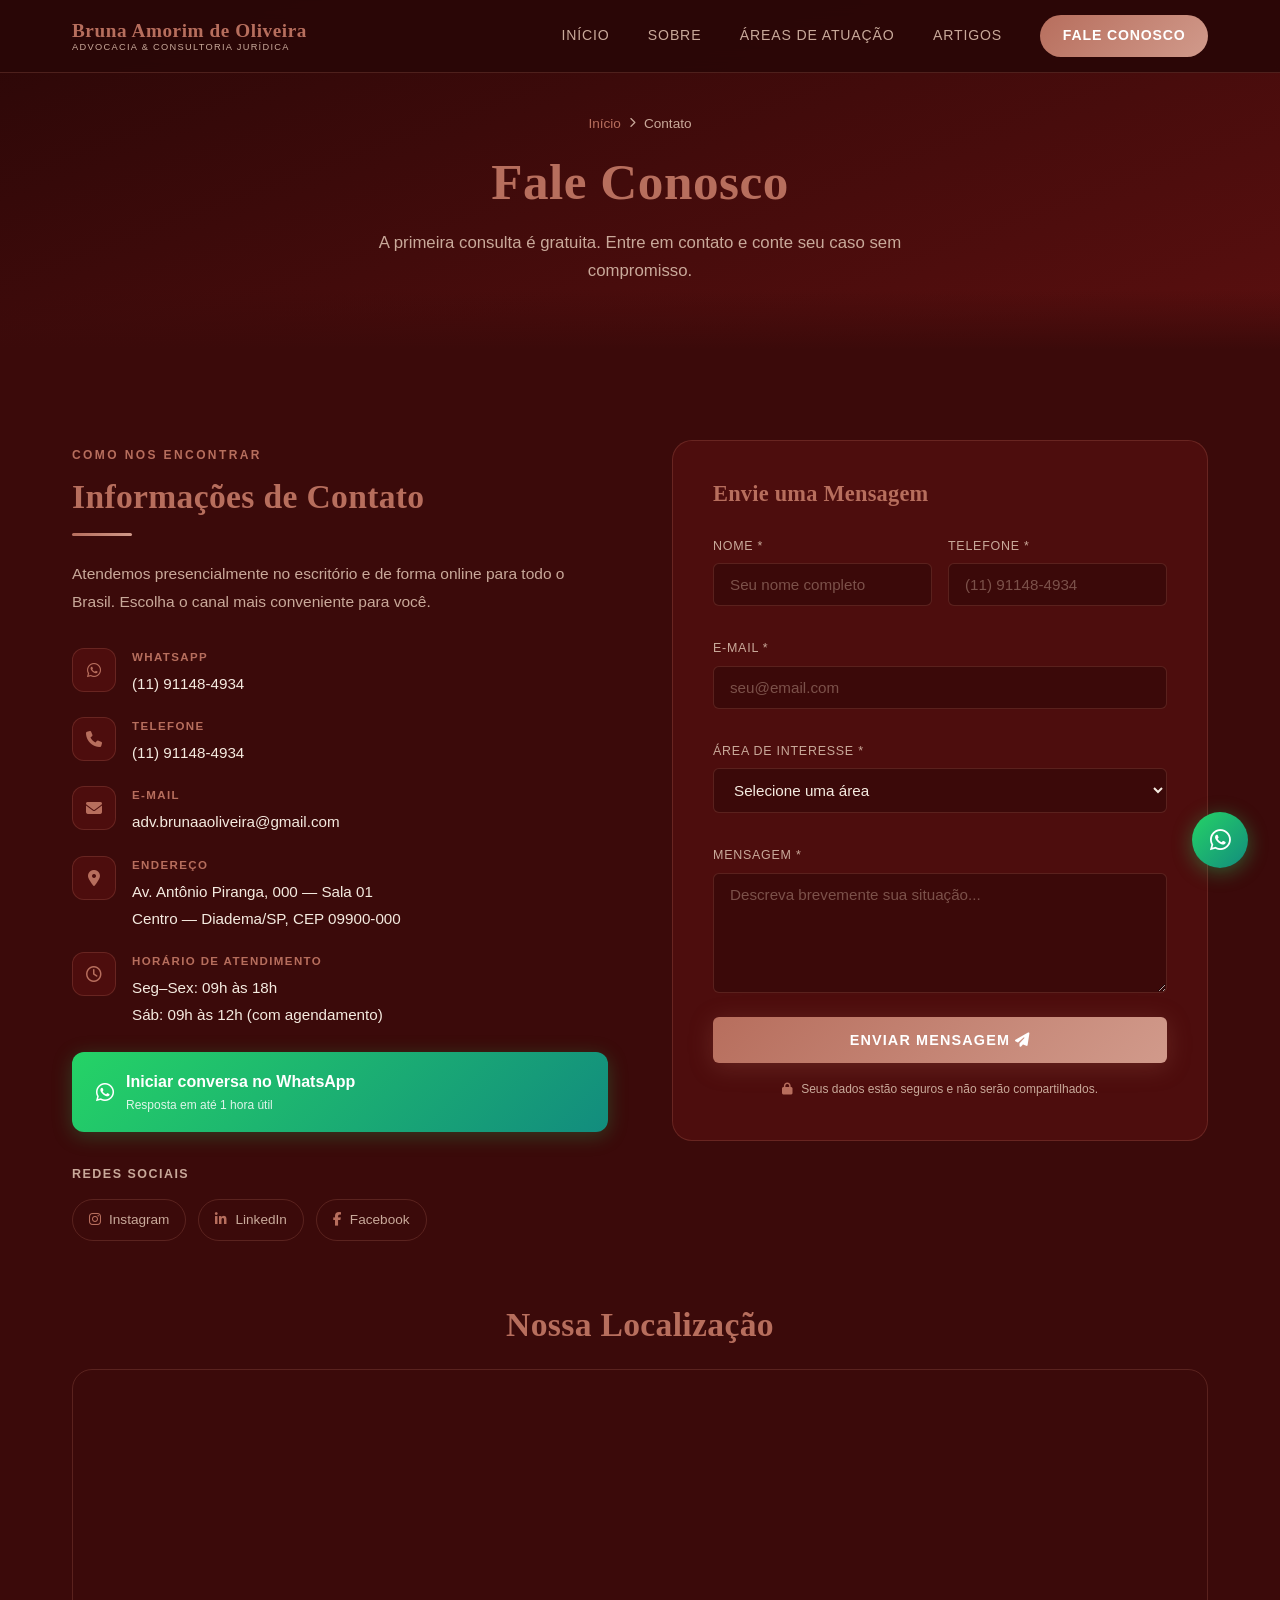
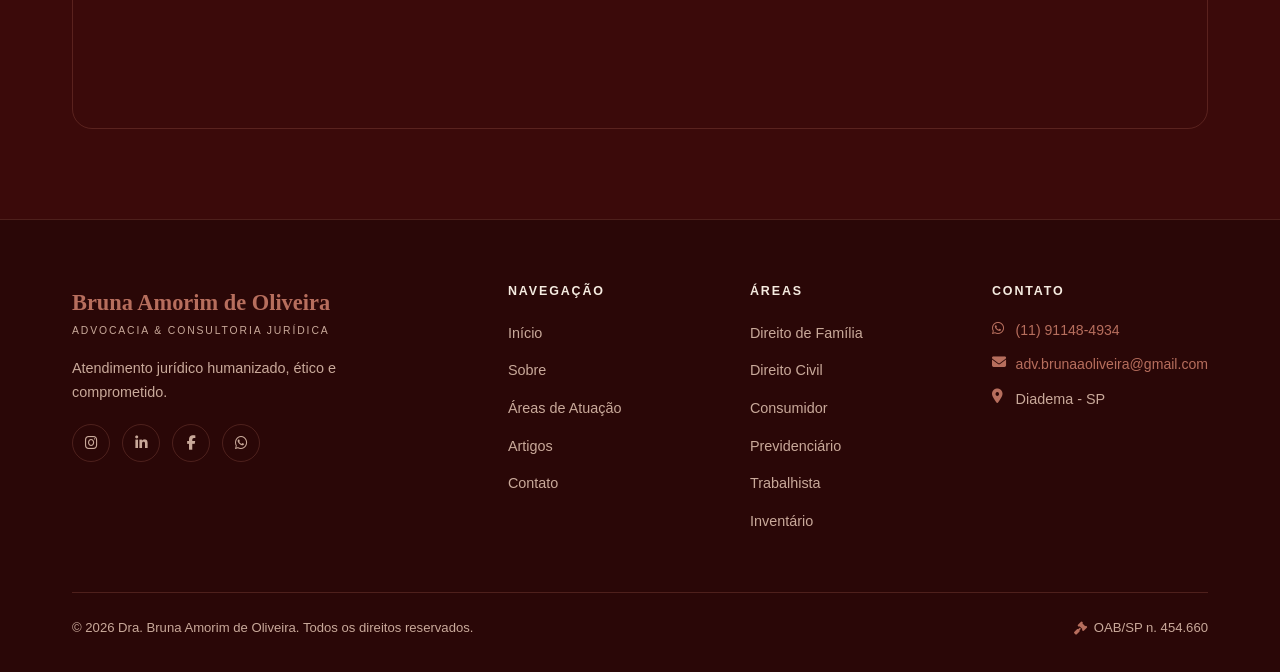
<file: contato.html>
<!DOCTYPE html>
<html lang="pt-BR">
<head>
    <meta charset="UTF-8">
    <meta name="viewport" content="width=device-width, initial-scale=1.0">

    <title>Contato | Dra. Bruna Amorim de Oliveira — Advogada</title>
    <meta name="description" content="Entre em contato com a Dra. Bruna Amorim. WhatsApp, formulário online ou presencialmente. A primeira consulta é gratuita.">

    <link rel="icon" type="image/svg+xml" href="assets/images/brand/favicon.svg">
    <link rel="stylesheet" href="https://cdnjs.cloudflare.com/ajax/libs/font-awesome/6.5.0/css/all.min.css">
    <link rel="stylesheet" href="assets/css/theme.css">
    <link rel="stylesheet" href="assets/css/style.css">
    <link rel="stylesheet" href="assets/css/components/contact.css">
    <link rel="stylesheet" href="assets/css/components/animations.css">
</head>
<body>

    <!-- HEADER -->
    <header>
        <div class="nav-overlay"></div>
        <div class="nav-container">
            <a href="index.html" class="nav-logo">
                <span class="logo-name">Bruna Amorim de Oliveira</span>
                <span class="logo-sub">Advocacia &amp; Consultoria Jurídica</span>
            </a>
            <nav class="nav-links" aria-label="Navegação principal">
                <a href="index.html">Início</a>
                <a href="sobre.html">Sobre</a>
                <a href="areas.html">Áreas de Atuação</a>
                <a href="artigos.html">Artigos</a>
                <a href="contato.html" class="nav-cta active">Fale Conosco</a>
            </nav>
            <button class="hamburger" aria-label="Abrir menu" aria-expanded="false" aria-controls="nav-links">
                <span></span><span></span><span></span>
            </button>
        </div>
    </header>

    <!-- HERO INTERNO -->
    <div class="page-hero">
        <div class="breadcrumb">
            <a href="index.html">Início</a>
            <i class="fa-solid fa-chevron-right" style="font-size:.65rem;"></i>
            <span>Contato</span>
        </div>
        <h1>Fale Conosco</h1>
        <p>A primeira consulta é gratuita. Entre em contato e conte seu caso sem compromisso.</p>
    </div>

    <!-- ═══════════════════════════════════════
         CONTATO PRINCIPAL
    ═══════════════════════════════════════ -->
    <section class="section" aria-label="Informações de contato e formulário">
        <div class="container">
            <div class="contact-grid">

                <!-- ── Info ── -->
                <div class="contact-info reveal">
                    <span class="section-label">Como nos encontrar</span>
                    <h3>Informações de Contato</h3>
                    <div class="divider divider-left"></div>
                    <p>
                        Atendemos presencialmente no escritório e de forma online
                        para todo o Brasil. Escolha o canal mais conveniente para você.
                    </p>

                    <div class="contact-items">
                        <div class="contact-item">
                            <div class="contact-item-icon">
                                <i class="fa-brands fa-whatsapp"></i>
                            </div>
                            <div class="contact-item-text">
                                <div class="label">WhatsApp</div>
                                <a href="https://wa.me/5511911484934" target="_blank" rel="noopener" class="value">
                                    (11) 91148-4934
                                </a>
                            </div>
                        </div>

                        <div class="contact-item">
                            <div class="contact-item-icon">
                                <i class="fa-solid fa-phone"></i>
                            </div>
                            <div class="contact-item-text">
                                <div class="label">Telefone</div>
                                <a href="tel:+5511911484934" class="value">(11) 91148-4934</a>
                            </div>
                        </div>

                        <div class="contact-item">
                            <div class="contact-item-icon">
                                <i class="fa-solid fa-envelope"></i>
                            </div>
                            <div class="contact-item-text">
                                <div class="label">E-mail</div>
                                <a href="mailto:adv.brunaaoliveira@gmail.com" class="value">
                                    adv.brunaaoliveira@gmail.com
                                </a>
                            </div>
                        </div>

                        <div class="contact-item">
                            <div class="contact-item-icon">
                                <i class="fa-solid fa-location-dot"></i>
                            </div>
                            <div class="contact-item-text">
                                <div class="label">Endereço</div>
                                <span class="value">
                                    Av. Antônio Piranga, 000 — Sala 01<br>
                                    Centro — Diadema/SP, CEP 09900-000
                                </span>
                            </div>
                        </div>

                        <div class="contact-item">
                            <div class="contact-item-icon">
                                <i class="fa-regular fa-clock"></i>
                            </div>
                            <div class="contact-item-text">
                                <div class="label">Horário de Atendimento</div>
                                <span class="value">
                                    Seg–Sex: 09h às 18h<br>
                                    Sáb: 09h às 12h (com agendamento)
                                </span>
                            </div>
                        </div>
                    </div>

                    <a href="https://wa.me/5511911484934?text=Olá%2C%20Dra.%20Bruna!%20Gostaria%20de%20agendar%20uma%20consulta."
                       target="_blank" rel="noopener"
                       class="contact-whatsapp-btn">
                        <i class="fa-brands fa-whatsapp"></i>
                        <div>
                            <div>Iniciar conversa no WhatsApp</div>
                            <div class="wa-label">Resposta em até 1 hora útil</div>
                        </div>
                    </a>

                    <!-- Redes Sociais -->
                    <div style="margin-top: 2rem;">
                        <p style="font-size:.78rem; font-weight:600; letter-spacing:.12em; text-transform:uppercase; color:var(--text-muted); margin-bottom:.9rem;">
                            Redes Sociais
                        </p>
                        <div style="display:flex; gap:.75rem; flex-wrap:wrap;">
                            <a href="#" style="display:flex;align-items:center;gap:.5rem;padding:.5rem 1rem;border:1px solid var(--border-subtle);border-radius:var(--radius-full);font-size:.85rem;color:var(--text-muted);transition:var(--transition-fast);"
                               aria-label="Instagram">
                                <i class="fa-brands fa-instagram" style="color:var(--accent-primary);"></i> Instagram
                            </a>
                            <a href="#" style="display:flex;align-items:center;gap:.5rem;padding:.5rem 1rem;border:1px solid var(--border-subtle);border-radius:var(--radius-full);font-size:.85rem;color:var(--text-muted);transition:var(--transition-fast);"
                               aria-label="LinkedIn">
                                <i class="fa-brands fa-linkedin-in" style="color:var(--accent-primary);"></i> LinkedIn
                            </a>
                            <a href="#" style="display:flex;align-items:center;gap:.5rem;padding:.5rem 1rem;border:1px solid var(--border-subtle);border-radius:var(--radius-full);font-size:.85rem;color:var(--text-muted);transition:var(--transition-fast);"
                               aria-label="Facebook">
                                <i class="fa-brands fa-facebook-f" style="color:var(--accent-primary);"></i> Facebook
                            </a>
                        </div>
                    </div>
                </div>

                <!-- ── Formulário ── -->
                <div class="contact-form-wrap reveal reveal-delay-1">
                    <h4>Envie uma Mensagem</h4>

                    <!-- Formulário via Formspree — substitua YOUR_FORM_ID pelo ID real -->
                    <form id="contactForm"
                          action="https://formspree.io/f/YOUR_FORM_ID"
                          method="POST"
                          novalidate>

                        <div class="form-grid">
                            <div class="form-group">
                                <label for="nome">Nome *</label>
                                <input type="text" id="nome" name="nome"
                                       placeholder="Seu nome completo"
                                       required autocomplete="name">
                                <span class="form-error-msg">Por favor, informe seu nome.</span>
                            </div>

                            <div class="form-group">
                                <label for="telefone">Telefone *</label>
                                <input type="tel" id="telefone" name="telefone"
                                       placeholder="(11) 91148-4934"
                                       required autocomplete="tel">
                                <span class="form-error-msg">Por favor, informe seu telefone.</span>
                            </div>

                            <div class="form-group full">
                                <label for="email">E-mail *</label>
                                <input type="email" id="email" name="email"
                                       placeholder="seu@email.com"
                                       required autocomplete="email">
                                <span class="form-error-msg">Por favor, informe um e-mail válido.</span>
                            </div>

                            <div class="form-group full">
                                <label for="area">Área de Interesse *</label>
                                <select id="area" name="area" required>
                                    <option value="" disabled selected>Selecione uma área</option>
                                    <option value="familia">Direito de Família</option>
                                    <option value="civil">Direito Civil</option>
                                    <option value="consumidor">Direito do Consumidor</option>
                                    <option value="previdenciario">Direito Previdenciário</option>
                                    <option value="trabalhista">Direito Trabalhista</option>
                                    <option value="inventario">Inventário e Herança</option>
                                    <option value="outro">Outro / Não sei ainda</option>
                                </select>
                                <span class="form-error-msg">Selecione uma área de interesse.</span>
                            </div>

                            <div class="form-group full">
                                <label for="mensagem">Mensagem *</label>
                                <textarea id="mensagem" name="mensagem"
                                          placeholder="Descreva brevemente sua situação..."
                                          required></textarea>
                                <span class="form-error-msg">Por favor, escreva sua mensagem.</span>
                            </div>
                        </div>

                        <!-- Honeypot anti-spam -->
                        <input type="text" name="_gotcha" style="display:none" tabindex="-1" autocomplete="off">

                        <button type="submit" class="form-submit-btn" id="submitBtn">
                            <span id="btnText">Enviar Mensagem</span>
                            <i class="fa-solid fa-paper-plane" id="btnIcon"></i>
                        </button>
                    </form>

                    <div class="form-success" id="formSuccess">
                        <i class="fa-solid fa-circle-check"></i>
                        <h4>Mensagem enviada!</h4>
                        <p>Entraremos em contato em breve. Você também pode nos chamar
                           diretamente pelo WhatsApp.</p>
                    </div>

                    <p style="font-size:.75rem; color:var(--text-muted); margin-top:1rem; text-align:center;">
                        <i class="fa-solid fa-lock" style="color:var(--accent-primary);margin-right:.3rem;"></i>
                        Seus dados estão seguros e não serão compartilhados.
                    </p>
                </div>

            </div>

            <!-- Mapa -->
            <div class="map-section reveal">
                <h3 style="text-align:center; margin-bottom: 1.5rem;">Nossa Localização</h3>
                <div class="map-wrap">
                    <!-- Substitua o src pelo embed real do Google Maps quando o endereço for confirmado -->
                    <iframe
                        src="https://www.google.com/maps/embed?pb=!1m18!1m12!1m3!1d3657.0!2d-46.6!3d-23.55!2m3!1f0!2f0!3f0!3m2!1i1024!2i768!4f13.1!3m3!1m2!1s0x0%3A0x0!2zMjPCsDMzJzAwLjAiUyA0NsKwMzYnMDAuMCJX!5e0!3m2!1spt-BR!2sbr!4v0000000000000"
                        title="Localização do escritório da Dra. Bruna Amorim"
                        loading="lazy"
                        referrerpolicy="no-referrer-when-downgrade"
                        allowfullscreen>
                    </iframe>
                </div>
            </div>
        </div>
    </section>

    <!-- FOOTER -->
    <footer>
        <div class="container">
            <div class="footer-grid">
                <div class="footer-brand">
                    <div class="logo-name">Bruna Amorim de Oliveira</div>
                    <div class="logo-sub">Advocacia &amp; Consultoria Jurídica</div>
                    <p>Atendimento jurídico humanizado, ético e comprometido.</p>
                    <div class="footer-social">
                        <a href="#" aria-label="Instagram"><i class="fa-brands fa-instagram"></i></a>
                        <a href="#" aria-label="LinkedIn"><i class="fa-brands fa-linkedin-in"></i></a>
                        <a href="#" aria-label="Facebook"><i class="fa-brands fa-facebook-f"></i></a>
                        <a href="https://wa.me/5511911484934" target="_blank" rel="noopener" aria-label="WhatsApp"><i class="fa-brands fa-whatsapp"></i></a>
                    </div>
                </div>
                <div class="footer-col">
                    <h5>Navegação</h5>
                    <ul>
                        <li><a href="index.html">Início</a></li>
                        <li><a href="sobre.html">Sobre</a></li>
                        <li><a href="areas.html">Áreas de Atuação</a></li>
                        <li><a href="artigos.html">Artigos</a></li>
                        <li><a href="contato.html">Contato</a></li>
                    </ul>
                </div>
                <div class="footer-col">
                    <h5>Áreas</h5>
                    <ul>
                        <li><a href="areas.html#familia">Direito de Família</a></li>
                        <li><a href="areas.html#civil">Direito Civil</a></li>
                        <li><a href="areas.html#consumidor">Consumidor</a></li>
                        <li><a href="areas.html#previdenciario">Previdenciário</a></li>
                        <li><a href="areas.html#trabalhista">Trabalhista</a></li>
                        <li><a href="areas.html#inventario">Inventário</a></li>
                    </ul>
                </div>
                <div class="footer-col">
                    <h5>Contato</h5>
                    <div class="contact-item">
                        <i class="fa-brands fa-whatsapp"></i>
                        <a href="https://wa.me/5511911484934">(11) 91148-4934</a>
                    </div>
                    <div class="contact-item">
                        <i class="fa-solid fa-envelope"></i>
                        <a href="mailto:adv.brunaaoliveira@gmail.com">adv.brunaaoliveira@gmail.com</a>
                    </div>
                    <div class="contact-item">
                        <i class="fa-solid fa-location-dot"></i>
                        <p style="margin:0">Diadema - SP</p>
                    </div>
                </div>
            </div>
            <div class="footer-bottom">
                <p>© 2026 Dra. Bruna Amorim de Oliveira. Todos os direitos reservados.</p>
                <div class="footer-oab"><i class="fa-solid fa-gavel"></i> OAB/SP n. 454.660</div>
            </div>
        </div>
    </footer>

    <a href="https://wa.me/5511911484934" target="_blank" rel="noopener" class="whatsapp-float" aria-label="WhatsApp">
        <i class="fa-brands fa-whatsapp"></i>
    </a>

    <script src="assets/js/menu.js"></script>
    <script src="assets/js/scroll.js"></script>
    <script>
    // ── Validação e envio do formulário ──
    (function () {
        var form       = document.getElementById('contactForm');
        var submitBtn  = document.getElementById('submitBtn');
        var btnText    = document.getElementById('btnText');
        var formSuccess = document.getElementById('formSuccess');
        if (!form) return;

        form.addEventListener('submit', function (e) {
            e.preventDefault();
            var valid = true;

            // Limpar erros anteriores
            form.querySelectorAll('.form-error-msg').forEach(function (el) {
                el.style.display = 'none';
            });
            form.querySelectorAll('input, select, textarea').forEach(function (el) {
                el.classList.remove('error');
            });

            // Validar campos required
            form.querySelectorAll('[required]').forEach(function (field) {
                if (!field.value.trim()) {
                    field.classList.add('error');
                    var msg = field.parentElement.querySelector('.form-error-msg');
                    if (msg) msg.style.display = 'block';
                    valid = false;
                }
            });

            // Validar e-mail
            var emailField = form.querySelector('#email');
            if (emailField && emailField.value && !/^[^\s@]+@[^\s@]+\.[^\s@]+$/.test(emailField.value)) {
                emailField.classList.add('error');
                var emailMsg = emailField.parentElement.querySelector('.form-error-msg');
                if (emailMsg) emailMsg.style.display = 'block';
                valid = false;
            }

            if (!valid) return;

            // Loading state
            submitBtn.disabled = true;
            btnText.textContent = 'Enviando…';

            var data = new FormData(form);

            fetch(form.action, {
                method: 'POST',
                body: data,
                headers: { 'Accept': 'application/json' }
            })
            .then(function (response) {
                if (response.ok) {
                    form.style.display = 'none';
                    formSuccess.style.display = 'block';
                } else {
                    btnText.textContent = 'Erro — tente novamente';
                    submitBtn.disabled = false;
                }
            })
            .catch(function () {
                btnText.textContent = 'Erro — tente novamente';
                submitBtn.disabled = false;
            });
        });
    }());
    </script>
</body>
</html>
</file>
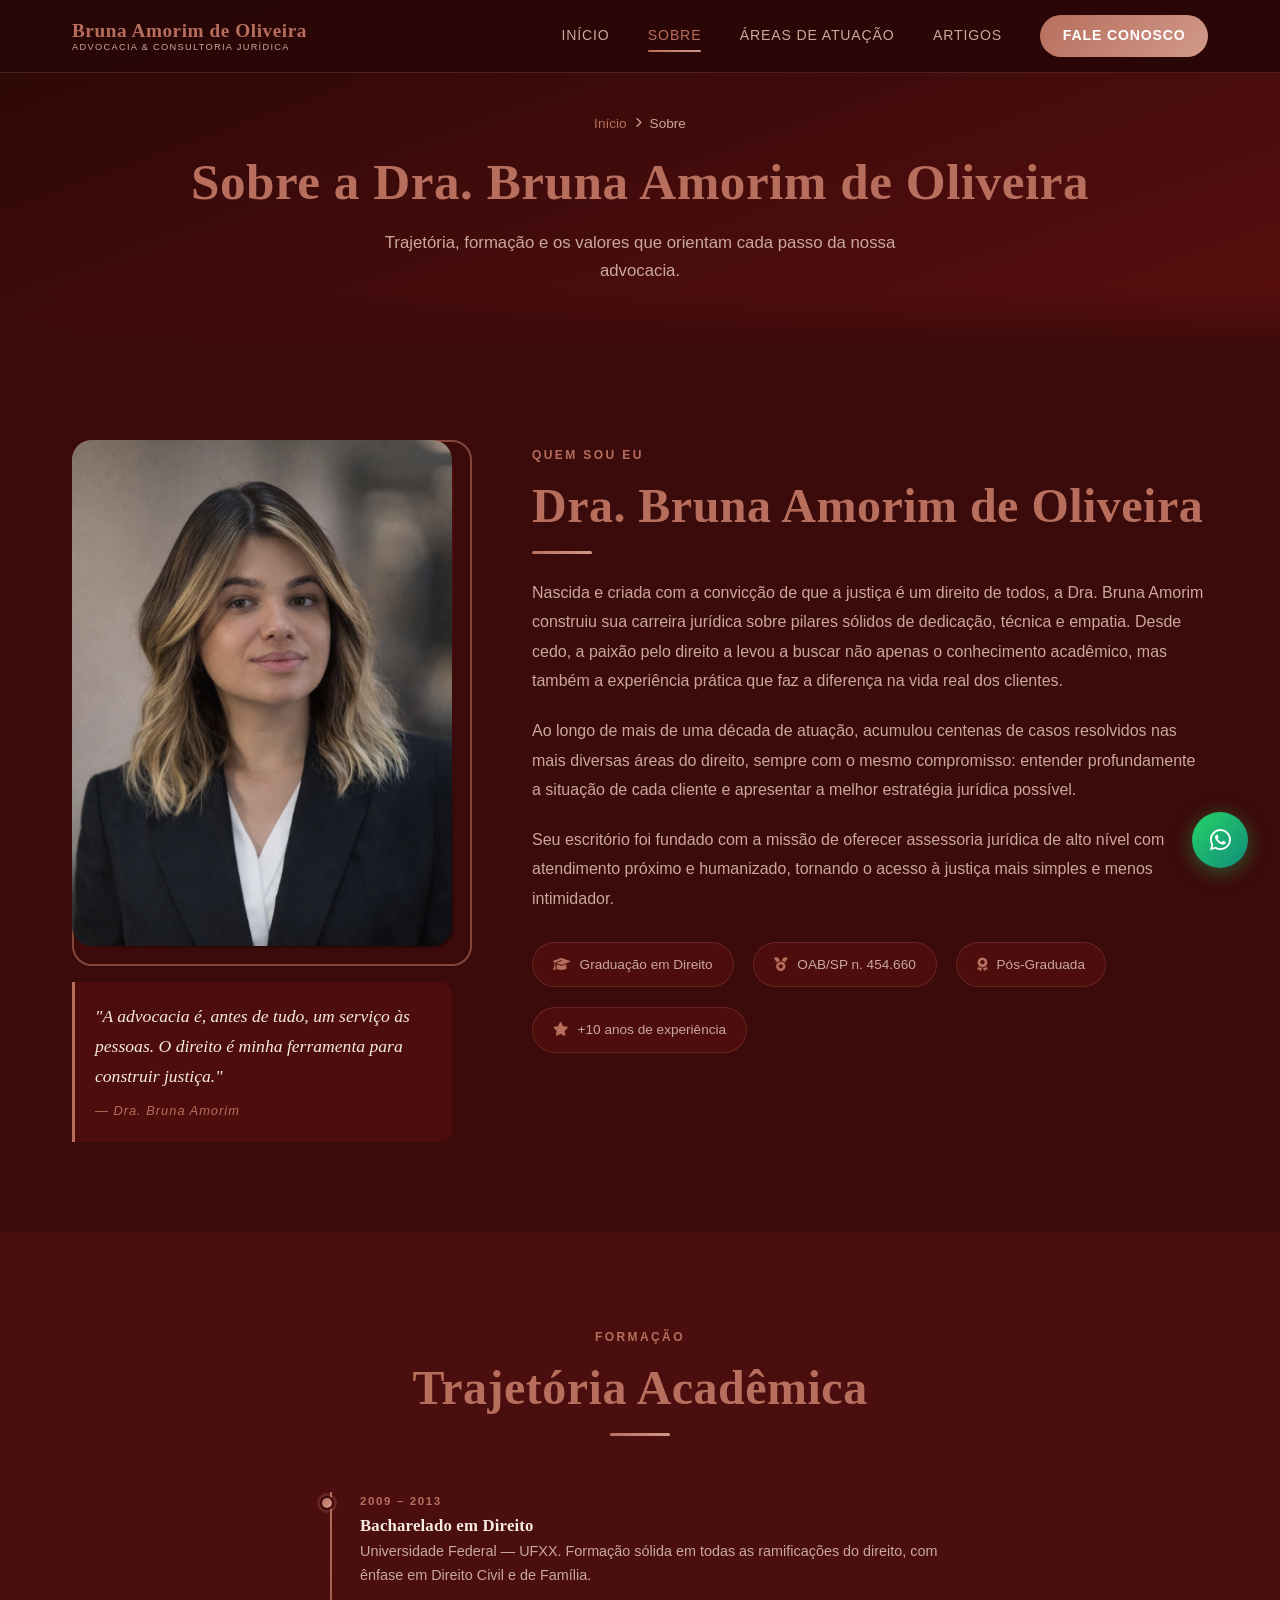
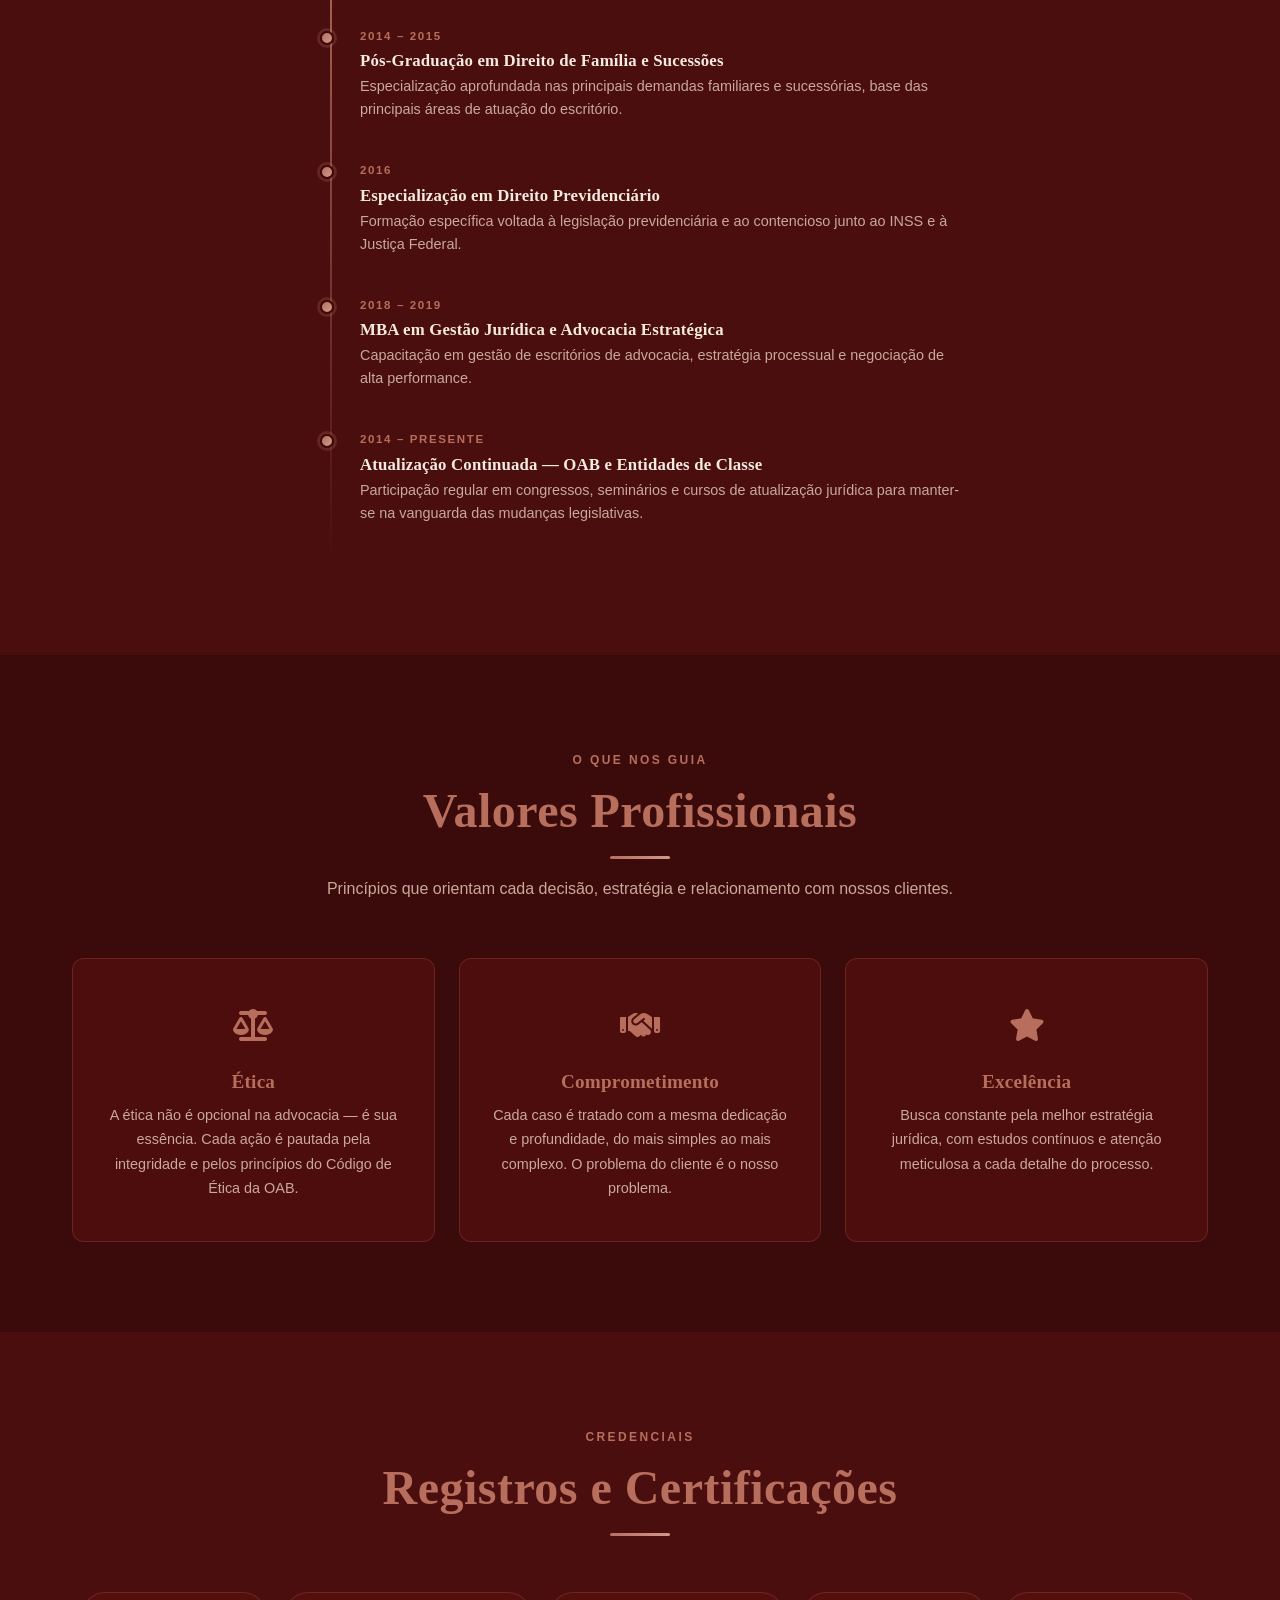
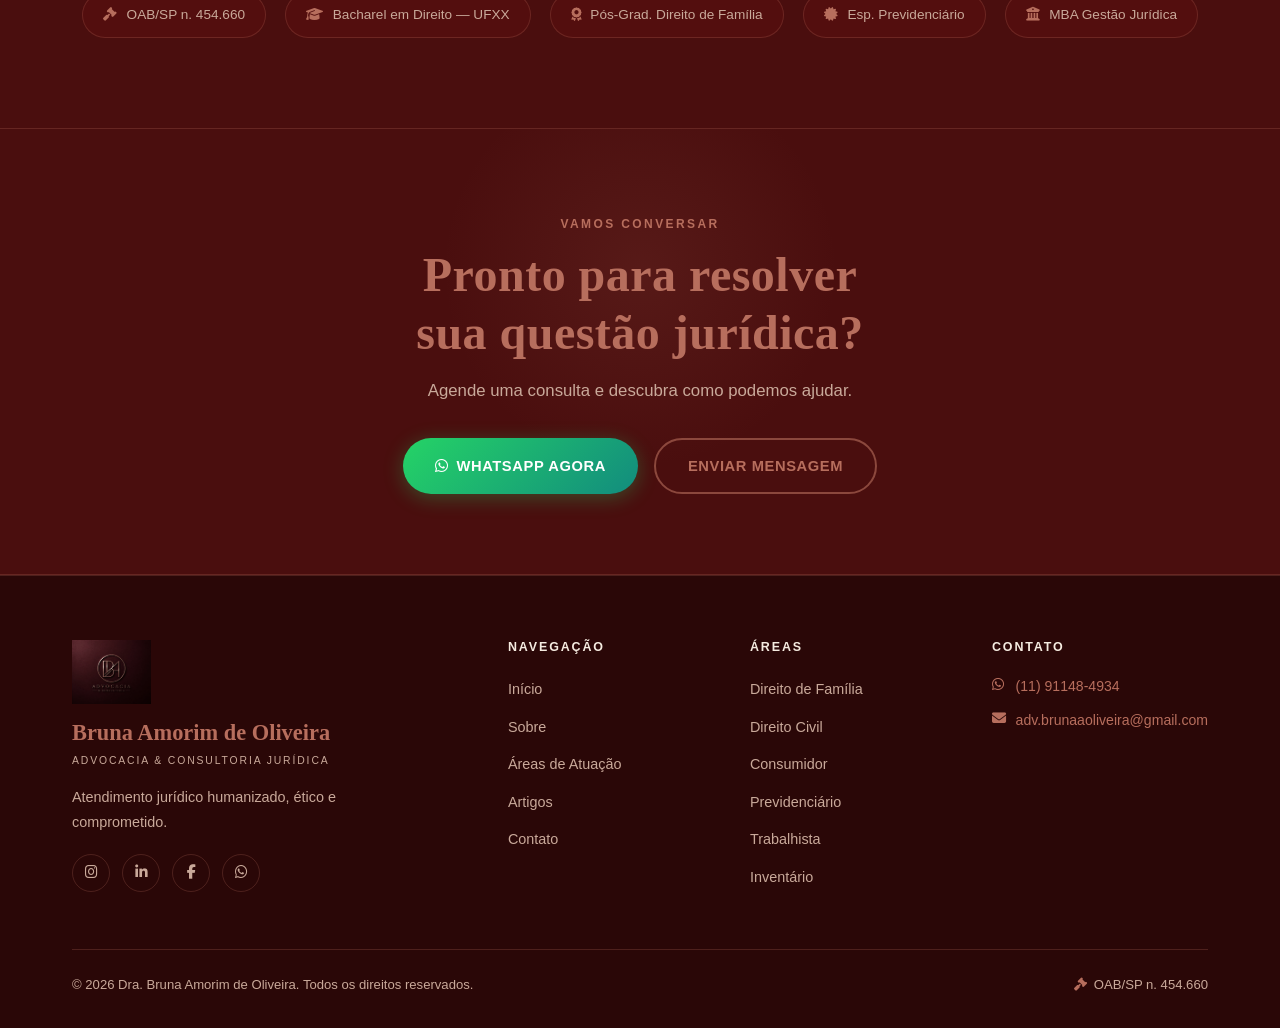
<file: sobre.html>
<!DOCTYPE html>
<html lang="pt-BR">
<head>
    <meta charset="UTF-8">
    <meta name="viewport" content="width=device-width, initial-scale=1.0">

    <title>Sobre | Dra. Bruna Amorim de Oliveira — Advogada</title>
    <meta name="description" content="Conheça a trajetória, formação e valores da Dra. Bruna Amorim de Oliveira, OAB/SP n. 454.660. Atendimento em Diadema - SP.">

    <link rel="icon" type="image/svg+xml" href="assets/images/brand/favicon.svg">
    <link rel="stylesheet" href="https://cdnjs.cloudflare.com/ajax/libs/font-awesome/6.5.0/css/all.min.css">
    <link rel="stylesheet" href="assets/css/theme.css">
    <link rel="stylesheet" href="assets/css/style.css">
    <link rel="stylesheet" href="assets/css/components/about.css">
    <link rel="stylesheet" href="assets/css/components/animations.css">
</head>
<body>

    <!-- ═══════════════════════════════════════
         HEADER
    ═══════════════════════════════════════ -->
    <header>
        <div class="nav-overlay"></div>
        <div class="nav-container">
            <a href="index.html" class="nav-logo">
                <span class="logo-name">Bruna Amorim de Oliveira</span>
                <span class="logo-sub">Advocacia &amp; Consultoria Jurídica</span>
            </a>
            <nav class="nav-links" aria-label="Navegação principal">
                <a href="index.html">Início</a>
                <a href="sobre.html" class="active">Sobre</a>
                <a href="areas.html">Áreas de Atuação</a>
                <a href="artigos.html">Artigos</a>
                <a href="contato.html" class="nav-cta">Fale Conosco</a>
            </nav>
            <button class="hamburger" aria-label="Abrir menu" aria-expanded="false" aria-controls="nav-links">
                <span></span><span></span><span></span>
            </button>
        </div>
    </header>

    <!-- ═══════════════════════════════════════
         HERO INTERNO
    ═══════════════════════════════════════ -->
    <div class="page-hero" aria-label="Sobre a Dra. Bruna Amorim">
        <div class="breadcrumb">
            <a href="index.html">Início</a>
            <i class="fa-solid fa-chevron-right" style="font-size:.65rem;"></i>
            <span>Sobre</span>
        </div>
        <h1>Sobre a Dra. Bruna Amorim de Oliveira</h1>
        <p>Trajetória, formação e os valores que orientam cada passo da nossa advocacia.</p>
    </div>

    <!-- ═══════════════════════════════════════
         PERFIL
    ═══════════════════════════════════════ -->
    <section class="section" aria-label="Perfil profissional">
        <div class="container">
            <div class="about-profile">

                <!-- Foto -->
                <div class="profile-photo-wrap reveal">
                    <div class="profile-photo-frame">
                        <img src="assets/images/profile/bruna-amorim-oliveira.jpeg"
                             alt="Dra. Bruna Amorim de Oliveira — Advogada">
                    </div>
                    <blockquote class="profile-quote">
                        <p>"A advocacia é, antes de tudo, um serviço às pessoas.
                           O direito é minha ferramenta para construir justiça."</p>
                        <cite>— Dra. Bruna Amorim</cite>
                    </blockquote>
                </div>

                <!-- Biografia -->
                <div class="profile-bio reveal reveal-delay-1">
                    <span class="section-label">Quem sou eu</span>
                    <h2>Dra. Bruna Amorim de Oliveira</h2>
                    <div class="divider divider-left"></div>

                    <p>
                        Nascida e criada com a convicção de que a justiça é um direito de
                        todos, a Dra. Bruna Amorim construiu sua carreira jurídica sobre
                        pilares sólidos de dedicação, técnica e empatia. Desde cedo, a
                        paixão pelo direito a levou a buscar não apenas o conhecimento
                        acadêmico, mas também a experiência prática que faz a diferença
                        na vida real dos clientes.
                    </p>
                    <p>
                        Ao longo de mais de uma década de atuação, acumulou centenas de
                        casos resolvidos nas mais diversas áreas do direito, sempre com
                        o mesmo compromisso: entender profundamente a situação de cada
                        cliente e apresentar a melhor estratégia jurídica possível.
                    </p>
                    <p>
                        Seu escritório foi fundado com a missão de oferecer assessoria
                        jurídica de alto nível com atendimento próximo e humanizado,
                        tornando o acesso à justiça mais simples e menos intimidador.
                    </p>

                    <div class="credentials-strip" style="justify-content:flex-start; margin-top: 1.75rem;">
                        <span class="credential-badge">
                            <i class="fa-solid fa-graduation-cap"></i> Graduação em Direito
                        </span>
                        <span class="credential-badge">
                            <i class="fa-solid fa-medal"></i> OAB/SP n. 454.660
                        </span>
                        <span class="credential-badge">
                            <i class="fa-solid fa-award"></i> Pós-Graduada
                        </span>
                        <span class="credential-badge">
                            <i class="fa-solid fa-star"></i> +10 anos de experiência
                        </span>
                    </div>
                </div>
            </div>
        </div>
    </section>

    <!-- ═══════════════════════════════════════
         FORMAÇÃO ACADÊMICA — TIMELINE
    ═══════════════════════════════════════ -->
    <section class="section section-alt" aria-label="Formação acadêmica">
        <div class="container">
            <div class="section-header reveal">
                <span class="section-label">Formação</span>
                <h2>Trajetória Acadêmica</h2>
                <div class="divider"></div>
            </div>

            <div style="max-width: 640px; margin: 0 auto;">
                <div class="timeline">

                    <div class="timeline-item reveal">
                        <div class="timeline-year">2009 – 2013</div>
                        <h4>Bacharelado em Direito</h4>
                        <p>Universidade Federal — UFXX. Formação sólida em todas as
                           ramificações do direito, com ênfase em Direito Civil e de Família.</p>
                    </div>

                    <div class="timeline-item reveal reveal-delay-1">
                        <div class="timeline-year">2014 – 2015</div>
                        <h4>Pós-Graduação em Direito de Família e Sucessões</h4>
                        <p>Especialização aprofundada nas principais demandas familiares
                           e sucessórias, base das principais áreas de atuação do escritório.</p>
                    </div>

                    <div class="timeline-item reveal reveal-delay-2">
                        <div class="timeline-year">2016</div>
                        <h4>Especialização em Direito Previdenciário</h4>
                        <p>Formação específica voltada à legislação previdenciária
                           e ao contencioso junto ao INSS e à Justiça Federal.</p>
                    </div>

                    <div class="timeline-item reveal reveal-delay-3">
                        <div class="timeline-year">2018 – 2019</div>
                        <h4>MBA em Gestão Jurídica e Advocacia Estratégica</h4>
                        <p>Capacitação em gestão de escritórios de advocacia, estratégia
                           processual e negociação de alta performance.</p>
                    </div>

                    <div class="timeline-item reveal">
                        <div class="timeline-year">2014 – Presente</div>
                        <h4>Atualização Continuada — OAB e Entidades de Classe</h4>
                        <p>Participação regular em congressos, seminários e cursos de
                           atualização jurídica para manter-se na vanguarda das mudanças legislativas.</p>
                    </div>
                </div>
            </div>
        </div>
    </section>

    <!-- ═══════════════════════════════════════
         VALORES PROFISSIONAIS
    ═══════════════════════════════════════ -->
    <section class="section" aria-label="Valores profissionais">
        <div class="container">
            <div class="section-header reveal">
                <span class="section-label">O que nos guia</span>
                <h2>Valores Profissionais</h2>
                <div class="divider"></div>
                <p>Princípios que orientam cada decisão, estratégia e relacionamento
                   com nossos clientes.</p>
            </div>

            <div class="values-grid">
                <div class="value-card reveal reveal-delay-1">
                    <div class="value-icon"><i class="fa-solid fa-balance-scale"></i></div>
                    <h4>Ética</h4>
                    <p>A ética não é opcional na advocacia — é sua essência. Cada ação
                       é pautada pela integridade e pelos princípios do Código de Ética
                       da OAB.</p>
                </div>
                <div class="value-card reveal reveal-delay-2">
                    <div class="value-icon"><i class="fa-solid fa-handshake"></i></div>
                    <h4>Comprometimento</h4>
                    <p>Cada caso é tratado com a mesma dedicação e profundidade, do mais
                       simples ao mais complexo. O problema do cliente é o nosso problema.</p>
                </div>
                <div class="value-card reveal reveal-delay-3">
                    <div class="value-icon"><i class="fa-solid fa-star"></i></div>
                    <h4>Excelência</h4>
                    <p>Busca constante pela melhor estratégia jurídica, com estudos
                       contínuos e atenção meticulosa a cada detalhe do processo.</p>
                </div>
            </div>
        </div>
    </section>

    <!-- ═══════════════════════════════════════
         CREDENCIAIS
    ═══════════════════════════════════════ -->
    <section class="section section-alt" aria-label="Credenciais e registros">
        <div class="container">
            <div class="section-header reveal">
                <span class="section-label">Credenciais</span>
                <h2>Registros e Certificações</h2>
                <div class="divider"></div>
            </div>
            <div class="credentials-strip reveal">
                <span class="credential-badge">
                    <i class="fa-solid fa-gavel"></i> OAB/SP n. 454.660
                </span>
                <span class="credential-badge">
                    <i class="fa-solid fa-graduation-cap"></i> Bacharel em Direito — UFXX
                </span>
                <span class="credential-badge">
                    <i class="fa-solid fa-award"></i> Pós-Grad. Direito de Família
                </span>
                <span class="credential-badge">
                    <i class="fa-solid fa-certificate"></i> Esp. Previdenciário
                </span>
                <span class="credential-badge">
                    <i class="fa-solid fa-building-columns"></i> MBA Gestão Jurídica
                </span>
            </div>
        </div>
    </section>

    <!-- ═══════════════════════════════════════
         CTA
    ═══════════════════════════════════════ -->
    <div class="cta-banner">
        <span class="section-label reveal">Vamos conversar</span>
        <h2 class="reveal reveal-delay-1">Pronto para resolver<br>sua questão jurídica?</h2>
        <p class="reveal reveal-delay-2">Agende uma consulta e descubra como podemos ajudar.</p>
        <div class="cta-actions reveal reveal-delay-3">
            <a href="https://wa.me/5511911484934" target="_blank" rel="noopener" class="btn btn-whatsapp">
                <i class="fa-brands fa-whatsapp"></i> WhatsApp Agora
            </a>
            <a href="contato.html" class="btn btn-outline">Enviar mensagem</a>
        </div>
    </div>

    <!-- ═══════════════════════════════════════
         FOOTER
    ═══════════════════════════════════════ -->
    <footer>
        <div class="container">
            <div class="footer-grid">
            <div class="footer-brand">
                    <img src="assets/images/brand/logo-bruna-amorim.jpeg" alt="Logo Bruna Amorim de Oliveira Advocacia" class="footer-logo-img">
                    <div class="logo-name">Bruna Amorim de Oliveira</div>
                    <div class="logo-sub">Advocacia &amp; Consultoria Jurídica</div>
                    <p>Atendimento jurídico humanizado, ético e comprometido.</p>
                    <div class="footer-social">
                        <a href="#" aria-label="Instagram"><i class="fa-brands fa-instagram"></i></a>
                        <a href="#" aria-label="LinkedIn"><i class="fa-brands fa-linkedin-in"></i></a>
                        <a href="#" aria-label="Facebook"><i class="fa-brands fa-facebook-f"></i></a>
                        <a href="https://wa.me/5511911484934" target="_blank" rel="noopener" aria-label="WhatsApp">
                            <i class="fa-brands fa-whatsapp"></i>
                        </a>
                    </div>
                </div>
                <div class="footer-col">
                    <h5>Navegação</h5>
                    <ul>
                        <li><a href="index.html">Início</a></li>
                        <li><a href="sobre.html">Sobre</a></li>
                        <li><a href="areas.html">Áreas de Atuação</a></li>
                        <li><a href="artigos.html">Artigos</a></li>
                        <li><a href="contato.html">Contato</a></li>
                    </ul>
                </div>
                <div class="footer-col">
                    <h5>Áreas</h5>
                    <ul>
                        <li><a href="areas.html#familia">Direito de Família</a></li>
                        <li><a href="areas.html#civil">Direito Civil</a></li>
                        <li><a href="areas.html#consumidor">Consumidor</a></li>
                        <li><a href="areas.html#previdenciario">Previdenciário</a></li>
                        <li><a href="areas.html#trabalhista">Trabalhista</a></li>
                        <li><a href="areas.html#inventario">Inventário</a></li>
                    </ul>
                </div>
                <div class="footer-col">
                    <h5>Contato</h5>
                    <div class="contact-item">
                        <i class="fa-brands fa-whatsapp"></i>
                        <a href="https://wa.me/5511911484934">(11) 91148-4934</a>
                    </div>
                    <div class="contact-item">
                        <i class="fa-solid fa-envelope"></i>
                        <a href="mailto:adv.brunaaoliveira@gmail.com">adv.brunaaoliveira@gmail.com</a>
                    </div>
                </div>
            </div>
            <div class="footer-bottom">
                <p>© 2026 Dra. Bruna Amorim de Oliveira. Todos os direitos reservados.</p>
                <div class="footer-oab"><i class="fa-solid fa-gavel"></i> OAB/SP n. 454.660</div>
            </div>
        </div>
    </footer>

    <a href="https://wa.me/5511911484934" target="_blank" rel="noopener"
       class="whatsapp-float" aria-label="WhatsApp">
        <i class="fa-brands fa-whatsapp"></i>
    </a>

    <script src="assets/js/menu.js"></script>
    <script src="assets/js/scroll.js"></script>
</body>
</html>
</file>
<file: assets/css/theme.css>
/* ============================================
   TEMA — ADVOGADA BRUNA AMORIM
   Paleta: Bordô Profundo + Cobre Elegante
   ============================================ */

:root {
    /* ── Cores Primárias (Fundo Bordô) ── */
    --bg-primary:    #3B0A0A;   /* bordô profundo */
    --bg-secondary:  #5A0F0F;   /* bordô variação */

    /* ── Cores de Acento (Cobre / Rosé Gold) ── */
    --accent-primary: #B76E5D;  /* cobre elegante — logo, títulos */
    --accent-light:   #D19A8B;  /* rosé gold — hover, detalhes */

    /* ── Sombras e Texturas ── */
    --shadow-deep: #2A0707;     /* quase preto avermelhado */
    --red-vivid:   #7A1C1C;     /* vermelho escuro mais vivo */

    /* ── Superfícies ── */
    --surface-01: rgba(90, 15, 15, 0.60);   /* cards sobre fundo escuro */
    --surface-02: rgba(42,  7,  7, 0.80);   /* overlays */
    --surface-03: #4A0E0E;                  /* seção alternada */

    /* ── Texto ── */
    --text-main:   #F5EBE0;    /* creme claro — texto principal */
    --text-muted:  #C9A99A;    /* rosé claro — texto secundário */
    --text-accent: #B76E5D;    /* cobre — destaques inline */

    /* ── Bordas ── */
    --border-subtle: rgba(183, 110, 93, 0.25);
    --border-strong: rgba(183, 110, 93, 0.60);

    /* ── Gradientes ── */
    --gradient-hero:    linear-gradient(160deg, #2A0707 0%, #5A0F0F 100%);
    --gradient-accent:  linear-gradient(135deg, #B76E5D 0%, #D19A8B 100%);
    --gradient-overlay: linear-gradient(to bottom, rgba(42,7,7,0.55) 0%, rgba(42,7,7,0.90) 100%);

    /* ── Sombras ── */
    --shadow-sm:  0 2px  8px rgba(42, 7, 7, 0.40);
    --shadow-md:  0 6px 20px rgba(42, 7, 7, 0.55);
    --shadow-lg:  0 12px 40px rgba(42, 7, 7, 0.70);
    --shadow-gold: 0 4px 24px rgba(183, 110, 93, 0.25);

    /* ── Transições ── */
    --transition-fast:   all 0.2s ease;
    --transition-normal: all 0.35s cubic-bezier(0.4, 0, 0.2, 1);
    --transition-slow:   all 0.55s cubic-bezier(0.4, 0, 0.2, 1);

    /* ── Bordas Arredondadas ── */
    --radius-sm:  6px;
    --radius-md:  12px;
    --radius-lg:  20px;
    --radius-full: 9999px;

    /* ── Espaçamentos ── */
    --section-py: clamp(4rem, 10vh, 7rem);
    --container-px: clamp(1rem, 5vw, 2rem);
    --container-max: 1200px;
}

/* ── Tipografia ── */
@import url('https://fonts.googleapis.com/css2?family=Cormorant+Garamond:ital,wght@0,400;0,500;0,600;0,700;1,400;1,600&family=Inter:wght@300;400;500;600&display=swap');

body {
    font-family: 'Inter', -apple-system, BlinkMacSystemFont, sans-serif;
    background-color: var(--bg-primary);
    color: var(--text-main);
    line-height: 1.7;
    -webkit-font-smoothing: antialiased;
    -moz-osx-font-smoothing: grayscale;
}

h1, h2, h3, h4, h5, h6 {
    font-family: 'Cormorant Garamond', 'Georgia', serif;
    font-weight: 600;
    color: var(--accent-primary);
    line-height: 1.2;
    letter-spacing: 0.01em;
}

h1 { font-size: clamp(2.4rem, 6vw, 4rem); }
h2 { font-size: clamp(1.9rem, 4.5vw, 3rem); }
h3 { font-size: clamp(1.5rem, 3vw, 2.1rem); }
h4 { font-size: clamp(1.2rem, 2vw, 1.6rem); }
h5 { font-size: clamp(1rem, 1.5vw, 1.2rem); }

p {
    font-size: clamp(0.95rem, 1.5vw, 1.05rem);
    color: var(--text-muted);
}

a { color: var(--accent-primary); text-decoration: none; transition: var(--transition-fast); }
a:hover { color: var(--accent-light); }

/* ── Utilitários de cor ── */
.text-accent   { color: var(--accent-primary); }
.text-main     { color: var(--text-main); }
.text-muted    { color: var(--text-muted); }
.bg-primary    { background-color: var(--bg-primary); }
.bg-secondary  { background-color: var(--bg-secondary); }
.bg-surface    { background-color: var(--surface-03); }

.gradient-text {
    background: var(--gradient-accent);
    -webkit-background-clip: text;
    -webkit-text-fill-color: transparent;
    background-clip: text;
}

/* ── Botões ── */
.btn {
    display: inline-flex;
    align-items: center;
    gap: 0.5rem;
    padding: 0.85rem 2rem;
    border-radius: var(--radius-full);
    font-family: 'Inter', sans-serif;
    font-weight: 600;
    font-size: 0.92rem;
    letter-spacing: 0.04em;
    text-transform: uppercase;
    cursor: pointer;
    border: none;
    transition: var(--transition-normal);
    text-decoration: none;
}

.btn-primary {
    background: var(--gradient-accent);
    color: #fff;
    box-shadow: var(--shadow-gold);
}
.btn-primary:hover {
    transform: translateY(-2px);
    box-shadow: 0 8px 32px rgba(183, 110, 93, 0.40);
    color: #fff;
}

.btn-outline {
    background: transparent;
    color: var(--accent-primary);
    border: 2px solid var(--border-strong);
}
.btn-outline:hover {
    background: var(--surface-01);
    color: var(--accent-light);
    border-color: var(--accent-light);
    transform: translateY(-2px);
}

.btn-whatsapp {
    background: linear-gradient(135deg, #25D366, #128C7E);
    color: #fff;
    box-shadow: 0 4px 20px rgba(37, 211, 102, 0.30);
}
.btn-whatsapp:hover {
    transform: translateY(-2px);
    box-shadow: 0 8px 30px rgba(37, 211, 102, 0.45);
    color: #fff;
}

/* ── Divisor decorativo ── */
.divider {
    width: 60px;
    height: 3px;
    background: var(--gradient-accent);
    border-radius: 2px;
    margin: 1rem auto;
}
.divider-left { margin-left: 0; }

/* ── Seção título ── */
.section-label {
    display: inline-block;
    font-family: 'Inter', sans-serif;
    font-size: 0.75rem;
    font-weight: 600;
    letter-spacing: 0.2em;
    text-transform: uppercase;
    color: var(--accent-primary);
    margin-bottom: 0.75rem;
}

/* ── Animações ── */
@keyframes fadeInUp {
    from { opacity: 0; transform: translateY(30px); }
    to   { opacity: 1; transform: translateY(0); }
}
@keyframes fadeIn {
    from { opacity: 0; }
    to   { opacity: 1; }
}
@keyframes float {
    0%, 100% { transform: translateY(0); }
    50%       { transform: translateY(-8px); }
}
@keyframes shimmer {
    0%   { background-position: -200% 0; }
    100% { background-position:  200% 0; }
}

.animate-fade-up  { animation: fadeInUp  0.7s ease both; }
.animate-fade     { animation: fadeIn    0.7s ease both; }
.animate-float    { animation: float    3s ease-in-out infinite; }

/* Intersection Observer — reveal on scroll */
.reveal {
    opacity: 0;
    transform: translateY(28px);
    transition: opacity 0.65s ease, transform 0.65s ease;
}
.reveal.visible {
    opacity: 1;
    transform: translateY(0);
}
.reveal-delay-1 { transition-delay: 0.1s; }
.reveal-delay-2 { transition-delay: 0.2s; }
.reveal-delay-3 { transition-delay: 0.3s; }
.reveal-delay-4 { transition-delay: 0.4s; }
</file>
<file: assets/css/style.css>
/* ============================================
   GLOBAL — RESET, NAV, FOOTER, UTILITÁRIOS
   ============================================ */

/* ── Reset ── */
*, *::before, *::after {
    margin: 0;
    padding: 0;
    box-sizing: border-box;
}

html {
    scroll-behavior: smooth;
    scroll-padding-top: 80px;
}

img { max-width: 100%; height: auto; display: block; }
ul  { list-style: none; }
button { cursor: pointer; font-family: inherit; }

/* ── Container ── */
.container {
    max-width: var(--container-max);
    margin: 0 auto;
    padding: 0 var(--container-px);
}

/* ── Seção base ── */
.section {
    padding: var(--section-py) 0;
}
.section-alt {
    background-color: var(--surface-03);
}
.section-dark {
    background-color: var(--shadow-deep);
}

/* ── Hero interno (páginas internas) ── */
.page-hero {
    position: relative;
    padding: 7rem var(--container-px) 4rem;
    background: var(--gradient-hero);
    overflow: hidden;
    text-align: center;
}
.page-hero::after {
    content: '';
    position: absolute;
    bottom: 0; left: 0; right: 0;
    height: 60px;
    background: linear-gradient(to bottom, transparent, var(--bg-primary));
}
.page-hero h1 {
    font-size: clamp(2rem, 5vw, 3.2rem);
    margin-bottom: 1rem;
}
.page-hero p {
    font-size: 1.05rem;
    max-width: 580px;
    margin: 0 auto;
}
.breadcrumb {
    display: flex;
    align-items: center;
    justify-content: center;
    gap: 0.5rem;
    font-size: 0.85rem;
    color: var(--text-muted);
    margin-bottom: 1rem;
}
.breadcrumb a { color: var(--accent-primary); }
.breadcrumb span { color: var(--text-muted); }

/* ── Header / Nav ── */
header {
    position: fixed;
    top: 0; left: 0;
    width: 100%;
    z-index: 1000;
    background-color: rgba(42, 7, 7, 0.92);
    backdrop-filter: blur(12px);
    -webkit-backdrop-filter: blur(12px);
    border-bottom: 1px solid var(--border-subtle);
    transition: var(--transition-normal);
}
header.scrolled {
    background-color: rgba(42, 7, 7, 0.98);
    box-shadow: var(--shadow-md);
}

.nav-container {
    max-width: var(--container-max);
    margin: 0 auto;
    padding: 0 var(--container-px);
    height: 72px;
    display: flex;
    align-items: center;
    justify-content: space-between;
}

.nav-logo {
    display: flex;
    flex-direction: column;
    line-height: 1.1;
    text-decoration: none;
}
.nav-logo .logo-name {
    font-family: 'Cormorant Garamond', serif;
    font-size: clamp(0.95rem, 2vw, 1.2rem);
    font-weight: 700;
    color: var(--accent-primary);
    letter-spacing: 0.03em;
    line-height: 1.15;
}
.nav-logo .logo-sub {
    font-family: 'Inter', sans-serif;
    font-size: 0.58rem;
    font-weight: 500;
    letter-spacing: 0.14em;
    text-transform: uppercase;
    color: var(--text-muted);
}
@media (max-width: 480px) {
    .nav-logo .logo-sub { display: none; }
}
.nav-logo:hover .logo-name { color: var(--accent-light); }

.nav-links {
    display: flex;
    align-items: center;
    gap: clamp(1.5rem, 3vw, 2.5rem);
}
.nav-links a {
    font-size: 0.88rem;
    font-weight: 500;
    letter-spacing: 0.06em;
    text-transform: uppercase;
    color: var(--text-muted);
    text-decoration: none;
    position: relative;
    transition: var(--transition-fast);
}
.nav-links a::after {
    content: '';
    position: absolute;
    bottom: -4px; left: 0;
    width: 0; height: 2px;
    background: var(--gradient-accent);
    border-radius: 2px;
    transition: width 0.3s ease;
}
.nav-links a:hover,
.nav-links a.active {
    color: var(--accent-primary);
}
.nav-links a:hover::after,
.nav-links a.active::after {
    width: 100%;
}
.nav-cta {
    padding: 0.55rem 1.4rem !important;
    border-radius: var(--radius-full) !important;
    background: var(--gradient-accent);
    color: #fff !important;
    text-transform: uppercase !important;
    font-weight: 600 !important;
    letter-spacing: 0.06em;
}
.nav-cta::after { display: none !important; }
.nav-cta:hover {
    opacity: 0.9;
    transform: translateY(-1px);
}

/* Hamburger */
.hamburger {
    display: none;
    flex-direction: column;
    justify-content: center;
    gap: 5px;
    width: 38px;
    height: 38px;
    background: none;
    border: none;
    cursor: pointer;
    padding: 4px;
}
.hamburger span {
    display: block;
    height: 2px;
    background: var(--accent-primary);
    border-radius: 2px;
    transition: var(--transition-normal);
}
.hamburger span:nth-child(1) { width: 100%; }
.hamburger span:nth-child(2) { width: 75%; }
.hamburger span:nth-child(3) { width: 100%; }

/* Mobile overlay */
.nav-overlay {
    display: none;
    position: fixed;
    inset: 0;
    background: rgba(42, 7, 7, 0.70);
    z-index: 998;
    backdrop-filter: blur(4px);
}

/* ── Mobile Nav ── */
@media (max-width: 768px) {
    .hamburger { display: flex; }

    .nav-links {
        position: fixed;
        top: 0; right: -100%;
        width: min(320px, 85vw);
        height: 100vh;
        background: var(--shadow-deep);
        flex-direction: column;
        align-items: flex-start;
        justify-content: center;
        padding: 2rem;
        gap: 2rem;
        z-index: 999;
        transition: right 0.4s cubic-bezier(0.4, 0, 0.2, 1);
        border-left: 1px solid var(--border-subtle);
    }
    .nav-links a { font-size: 1rem; }

    header.menu-open .nav-links { right: 0; }
    header.menu-open .nav-overlay { display: block; }

    header.menu-open .hamburger span:nth-child(1) {
        transform: translateY(7px) rotate(45deg);
    }
    header.menu-open .hamburger span:nth-child(2) {
        opacity: 0; transform: scaleX(0);
    }
    header.menu-open .hamburger span:nth-child(3) {
        transform: translateY(-7px) rotate(-45deg); width: 100%;
    }
}

/* ── Footer ── */
footer {
    background-color: var(--shadow-deep);
    border-top: 1px solid var(--border-subtle);
    padding: 4rem 0 2rem;
}
.footer-grid {
    display: grid;
    grid-template-columns: 2fr 1fr 1fr 1fr;
    gap: 3rem;
    margin-bottom: 3rem;
}
.footer-logo-img {
    height: 64px;
    width: auto;
    object-fit: contain;
    margin-bottom: 0.6rem;
    filter: brightness(0.95) saturate(0.85);
}
@media (max-width: 640px) {
    .footer-logo-img { height: 52px; }
}

.footer-brand .logo-name {
    font-family: 'Cormorant Garamond', serif;
    font-size: 1.4rem;
    font-weight: 700;
    color: var(--accent-primary);
}
.footer-brand .logo-sub {
    font-size: 0.65rem;
    letter-spacing: 0.18em;
    text-transform: uppercase;
    color: var(--text-muted);
    margin-bottom: 1rem;
}
.footer-brand p {
    font-size: 0.9rem;
    line-height: 1.7;
    max-width: 280px;
    margin-bottom: 1.2rem;
}
.footer-social {
    display: flex;
    gap: 0.75rem;
}
.footer-social a {
    width: 38px; height: 38px;
    border-radius: var(--radius-full);
    border: 1px solid var(--border-subtle);
    display: flex; align-items: center; justify-content: center;
    color: var(--text-muted);
    font-size: 0.9rem;
    transition: var(--transition-fast);
}
.footer-social a:hover {
    border-color: var(--accent-primary);
    color: var(--accent-primary);
    background: var(--surface-01);
}
.footer-col h5 {
    font-family: 'Inter', sans-serif;
    font-size: 0.78rem;
    font-weight: 600;
    letter-spacing: 0.15em;
    text-transform: uppercase;
    color: var(--text-main);
    margin-bottom: 1.25rem;
}
.footer-col ul li {
    margin-bottom: 0.65rem;
}
.footer-col ul li a {
    font-size: 0.9rem;
    color: var(--text-muted);
    transition: var(--transition-fast);
}
.footer-col ul li a:hover { color: var(--accent-light); padding-left: 4px; }
.footer-col p {
    font-size: 0.9rem;
    margin-bottom: 0.5rem;
}
.footer-col .contact-item {
    display: flex;
    align-items: flex-start;
    gap: 0.6rem;
    font-size: 0.88rem;
    color: var(--text-muted);
    margin-bottom: 0.65rem;
}
.footer-col .contact-item i {
    color: var(--accent-primary);
    margin-top: 2px;
    width: 14px;
    flex-shrink: 0;
}
.footer-bottom {
    border-top: 1px solid var(--border-subtle);
    padding-top: 1.5rem;
    display: flex;
    align-items: center;
    justify-content: space-between;
    flex-wrap: wrap;
    gap: 1rem;
}
.footer-bottom p {
    font-size: 0.82rem;
    color: var(--text-muted);
}
.footer-oab {
    font-family: 'Inter', sans-serif;
    font-size: 0.82rem;
    color: var(--text-muted);
    display: flex;
    align-items: center;
    gap: 0.4rem;
}
.footer-oab i { color: var(--accent-primary); }

@media (max-width: 1024px) {
    .footer-grid { grid-template-columns: 1fr 1fr; gap: 2rem; }
}
@media (max-width: 640px) {
    .footer-grid { grid-template-columns: 1fr; gap: 2rem; }
    .footer-bottom { flex-direction: column; text-align: center; }
}

/* ── Seção de título centralizado ── */
.section-header {
    text-align: center;
    max-width: 640px;
    margin: 0 auto 3.5rem;
}
.section-header h2 { margin-bottom: 1rem; }
.section-header p   { font-size: 1rem; }

/* ── Floating WhatsApp Button ── */
.whatsapp-float {
    position: fixed;
    bottom: 2rem;
    right: 2rem;
    z-index: 990;
    width: 56px; height: 56px;
    border-radius: var(--radius-full);
    background: linear-gradient(135deg, #25D366, #128C7E);
    color: #fff;
    display: flex; align-items: center; justify-content: center;
    font-size: 1.5rem;
    box-shadow: 0 4px 20px rgba(37, 211, 102, 0.40);
    transition: var(--transition-normal);
    text-decoration: none;
}
.whatsapp-float:hover {
    transform: scale(1.1) translateY(-3px);
    box-shadow: 0 8px 32px rgba(37, 211, 102, 0.55);
    color: #fff;
}
</file>
<file: assets/css/components/contact.css>
/* ============================================
   CONTATO — form, info, mapa
   ============================================ */

.contact-grid {
    display: grid;
    grid-template-columns: 1fr 1fr;
    gap: 4rem;
    align-items: start;
}

/* ── Info lado esquerdo ── */
.contact-info h3 { margin-bottom: 0.5rem; }
.contact-info .divider { margin-bottom: 1.5rem; }
.contact-info > p { font-size: 0.97rem; margin-bottom: 2rem; line-height: 1.8; }

.contact-items { display: flex; flex-direction: column; gap: 1.25rem; }
.contact-item {
    display: flex;
    gap: 1rem;
    align-items: flex-start;
}
.contact-item-icon {
    width: 44px; height: 44px;
    border-radius: var(--radius-md);
    background: var(--surface-01);
    border: 1px solid var(--border-subtle);
    display: flex; align-items: center; justify-content: center;
    font-size: 1rem;
    color: var(--accent-primary);
    flex-shrink: 0;
    transition: var(--transition-fast);
}
.contact-item:hover .contact-item-icon {
    background: var(--gradient-accent);
    color: #fff;
    border-color: transparent;
}
.contact-item-text .label {
    font-size: 0.72rem;
    font-weight: 600;
    letter-spacing: 0.12em;
    text-transform: uppercase;
    color: var(--accent-primary);
    margin-bottom: 0.15rem;
}
.contact-item-text .value {
    font-size: 0.95rem;
    color: var(--text-main);
}
.contact-item-text a {
    color: var(--text-main);
    transition: var(--transition-fast);
}
.contact-item-text a:hover { color: var(--accent-light); }

.contact-whatsapp-btn {
    display: flex;
    align-items: center;
    gap: 0.75rem;
    width: 100%;
    padding: 1rem 1.5rem;
    background: linear-gradient(135deg, #25D366, #128C7E);
    border-radius: var(--radius-md);
    color: #fff !important;
    font-weight: 600;
    font-size: 1rem;
    margin-top: 1.5rem;
    transition: var(--transition-normal);
    box-shadow: 0 4px 20px rgba(37,211,102,0.25);
    text-decoration: none;
}
.contact-whatsapp-btn i { font-size: 1.3rem; }
.contact-whatsapp-btn:hover {
    transform: translateY(-2px);
    box-shadow: 0 8px 30px rgba(37,211,102,0.40);
}
.contact-whatsapp-btn .wa-label { font-size: 0.75rem; font-weight: 400; opacity: 0.85; }

/* ── Formulário lado direito ── */
.contact-form-wrap {
    background: var(--surface-01);
    border: 1px solid var(--border-subtle);
    border-radius: var(--radius-lg);
    padding: 2.5rem;
}
.contact-form-wrap h4 {
    font-size: 1.4rem;
    margin-bottom: 1.75rem;
}

.form-grid {
    display: grid;
    grid-template-columns: 1fr 1fr;
    gap: 1rem;
}
.form-group {
    display: flex;
    flex-direction: column;
    gap: 0.4rem;
    margin-bottom: 1rem;
}
.form-group.full { grid-column: 1 / -1; }
.form-group label {
    font-size: 0.78rem;
    font-weight: 500;
    letter-spacing: 0.06em;
    text-transform: uppercase;
    color: var(--text-muted);
}
.form-group input,
.form-group select,
.form-group textarea {
    background: rgba(42,7,7,0.5);
    border: 1px solid var(--border-subtle);
    border-radius: var(--radius-sm);
    padding: 0.75rem 1rem;
    font-family: 'Inter', sans-serif;
    font-size: 0.95rem;
    color: var(--text-main);
    transition: var(--transition-fast);
    outline: none;
    width: 100%;
}
.form-group input::placeholder,
.form-group textarea::placeholder {
    color: rgba(201,169,154,0.45);
}
.form-group select option { background: var(--bg-primary); }
.form-group input:focus,
.form-group select:focus,
.form-group textarea:focus {
    border-color: var(--accent-primary);
    box-shadow: 0 0 0 3px rgba(183,110,93,0.15);
}
.form-group input.error,
.form-group select.error,
.form-group textarea.error { border-color: #e05a5a; }
.form-error-msg {
    font-size: 0.75rem;
    color: #e05a5a;
    margin-top: 0.2rem;
    display: none;
}
.form-group textarea { resize: vertical; min-height: 120px; }

.form-submit-btn {
    width: 100%;
    padding: 0.95rem;
    background: var(--gradient-accent);
    color: #fff;
    border: none;
    border-radius: var(--radius-sm);
    font-family: 'Inter', sans-serif;
    font-size: 0.9rem;
    font-weight: 600;
    letter-spacing: 0.08em;
    text-transform: uppercase;
    cursor: pointer;
    transition: var(--transition-normal);
    box-shadow: var(--shadow-gold);
    margin-top: 0.5rem;
}
.form-submit-btn:hover {
    transform: translateY(-2px);
    box-shadow: 0 8px 28px rgba(183,110,93,0.40);
}
.form-submit-btn:disabled { opacity: 0.7; cursor: not-allowed; transform: none; }

.form-success {
    display: none;
    text-align: center;
    padding: 2rem;
}
.form-success i { font-size: 3rem; color: #25D366; margin-bottom: 1rem; }
.form-success h4 { color: var(--text-main); margin-bottom: 0.5rem; }

/* ── Mapa ── */
.map-section { margin-top: 4rem; }
.map-wrap {
    border-radius: var(--radius-lg);
    overflow: hidden;
    border: 1px solid var(--border-subtle);
    height: 360px;
}
.map-wrap iframe {
    width: 100%; height: 100%;
    border: none;
    filter: invert(90%) hue-rotate(175deg) brightness(0.85) saturate(0.6);
}

@media (max-width: 900px) {
    .contact-grid { grid-template-columns: 1fr; gap: 2.5rem; }
    .form-grid { grid-template-columns: 1fr; }
}
@media (max-width: 640px) {
    .contact-form-wrap { padding: 1.5rem; }
}
</file>
<file: assets/css/components/animations.css>
/* ============================================
   ANIMAÇÕES — micro interações adicionais
   ============================================ */

/* ── CTA Banner ── */
.cta-banner {
    background: var(--surface-03);
    border-top: 1px solid var(--border-subtle);
    border-bottom: 1px solid var(--border-subtle);
    text-align: center;
    padding: 5rem var(--container-px);
    position: relative;
    overflow: hidden;
}
.cta-banner::before {
    content: '';
    position: absolute;
    top: -60px; left: 50%;
    transform: translateX(-50%);
    width: 400px; height: 400px;
    border-radius: var(--radius-full);
    background: radial-gradient(circle, rgba(183,110,93,0.12) 0%, transparent 70%);
    pointer-events: none;
}
.cta-banner h2 { margin-bottom: 1rem; max-width: 600px; margin-left: auto; margin-right: auto; }
.cta-banner p  { max-width: 480px; margin: 0 auto 2rem; }
.cta-banner .cta-actions {
    display: flex;
    flex-wrap: wrap;
    gap: 1rem;
    justify-content: center;
}

/* ── Sobre Home preview ── */
.about-preview {
    display: grid;
    grid-template-columns: 1fr 1fr;
    gap: 5rem;
    align-items: center;
}
.about-preview-img {
    position: relative;
}
.about-preview-img img {
    width: 100%;
    border-radius: var(--radius-lg);
    aspect-ratio: 4/5;
    object-fit: cover;
    object-position: top;
    filter: saturate(0.8) brightness(0.85);
}
.about-preview-img::before {
    content: '';
    position: absolute;
    inset: -12px;
    border: 2px solid var(--border-strong);
    border-radius: calc(var(--radius-lg) + 4px);
    z-index: -1;
    transform: translate(8px, 8px);
}
.about-preview-text h2 { margin-bottom: 0.5rem; }
.about-preview-text .divider { margin-bottom: 1.5rem; }
.about-preview-text p { margin-bottom: 1rem; }

@media (max-width: 900px) {
    .about-preview { grid-template-columns: 1fr; gap: 2.5rem; }
    .about-preview-img { max-width: 320px; margin: 0 auto; }
}

/* ── Loader / skeleton shimmer ── */
.skeleton {
    background: linear-gradient(90deg,
        var(--surface-01) 25%,
        rgba(183,110,93,0.08) 50%,
        var(--surface-01) 75%);
    background-size: 200% 100%;
    animation: shimmer 1.8s infinite;
    border-radius: var(--radius-sm);
}

/* ── Pulse accent dot ── */
.pulse-dot {
    display: inline-block;
    width: 8px; height: 8px;
    border-radius: var(--radius-full);
    background: var(--accent-primary);
    animation: pulse 2s ease-in-out infinite;
}
@keyframes pulse {
    0%, 100% { transform: scale(1); opacity: 1; }
    50%       { transform: scale(1.6); opacity: 0.5; }
}
</file>
<file: assets/css/components/about.css>
/* ============================================
   SOBRE — perfil, timeline, valores
   ============================================ */

/* ── Layout Perfil ── */
.about-profile {
    display: grid;
    grid-template-columns: 380px 1fr;
    gap: 5rem;
    align-items: start;
}

.profile-photo-wrap {
    position: sticky;
    top: 100px;
}

.profile-photo-frame {
    position: relative;
    display: inline-block;
}

.profile-photo-frame::before {
    content: '';
    position: absolute;
    inset: -10px;
    border: 2px solid var(--border-strong);
    border-radius: var(--radius-lg);
    z-index: 0;
    transform: translate(10px, 10px);
}

.profile-photo-frame::after {
    content: '';
    position: absolute;
    bottom: -2px; right: -2px;
    left: 12px; top: 12px;
    background: linear-gradient(160deg, var(--bg-secondary), var(--shadow-deep));
    border-radius: var(--radius-lg);
    z-index: -1;
}

.profile-photo-frame img {
    position: relative;
    z-index: 1;
    width: 100%;
    border-radius: var(--radius-lg);
    object-fit: cover;
    aspect-ratio: 3 / 4;
    filter: saturate(0.85);
}

.profile-quote {
    margin-top: 1.75rem;
    padding: 1.25rem;
    border-left: 3px solid var(--accent-primary);
    background: var(--surface-01);
    border-radius: 0 var(--radius-md) var(--radius-md) 0;
}
.profile-quote p {
    font-family: 'Cormorant Garamond', serif;
    font-style: italic;
    font-size: 1.1rem;
    color: var(--text-main);
    line-height: 1.7;
}
.profile-quote cite {
    display: block;
    font-size: 0.8rem;
    color: var(--accent-primary);
    letter-spacing: 0.08em;
    margin-top: 0.5rem;
}

.profile-bio h2 { margin-bottom: 0.5rem; }
.profile-bio .divider { margin-bottom: 1.5rem; }
.profile-bio p {
    font-size: 1rem;
    line-height: 1.85;
    margin-bottom: 1.25rem;
}

/* ── Timeline ── */
.timeline {
    position: relative;
    padding-left: 2.5rem;
}
.timeline::before {
    content: '';
    position: absolute;
    left: 10px; top: 0; bottom: 0;
    width: 2px;
    background: linear-gradient(to bottom, var(--accent-primary), transparent);
}
.timeline-item {
    position: relative;
    padding-bottom: 2.5rem;
}
.timeline-item::before {
    content: '';
    position: absolute;
    left: -2.5rem;
    top: 4px;
    width: 14px; height: 14px;
    border-radius: var(--radius-full);
    background: var(--gradient-accent);
    border: 2px solid var(--bg-primary);
    box-shadow: 0 0 0 3px rgba(183,110,93,0.25);
}
.timeline-year {
    font-size: 0.72rem;
    font-weight: 600;
    letter-spacing: 0.14em;
    text-transform: uppercase;
    color: var(--accent-primary);
    margin-bottom: 0.3rem;
}
.timeline-item h4 { font-size: 1.05rem; margin-bottom: 0.25rem; color: var(--text-main); }
.timeline-item p  { font-size: 0.9rem; line-height: 1.6; }

/* ── Valores profissionais ── */
.values-grid {
    display: grid;
    grid-template-columns: repeat(3, 1fr);
    gap: 1.5rem;
    text-align: center;
}
.value-card {
    padding: 2.5rem 1.75rem;
    background: var(--surface-01);
    border: 1px solid var(--border-subtle);
    border-radius: var(--radius-md);
    transition: var(--transition-normal);
}
.value-card:hover {
    border-color: var(--border-strong);
    transform: translateY(-4px);
    box-shadow: var(--shadow-md);
}
.value-icon {
    font-size: 2rem;
    color: var(--accent-primary);
    margin-bottom: 1rem;
}
.value-card h4 { font-size: 1.2rem; margin-bottom: 0.65rem; }
.value-card p  { font-size: 0.9rem; }

/* ── Credenciais / OAB ── */
.credentials-strip {
    display: flex;
    flex-wrap: wrap;
    gap: 1.2rem;
    justify-content: center;
    margin-top: 2rem;
}
.credential-badge {
    display: flex;
    align-items: center;
    gap: 0.6rem;
    padding: 0.65rem 1.25rem;
    border: 1px solid var(--border-subtle);
    border-radius: var(--radius-full);
    background: var(--surface-01);
    font-size: 0.85rem;
    color: var(--text-muted);
    transition: var(--transition-fast);
}
.credential-badge i { color: var(--accent-primary); }
.credential-badge:hover {
    border-color: var(--accent-primary);
    color: var(--text-main);
}

@media (max-width: 900px) {
    .about-profile { grid-template-columns: 1fr; gap: 3rem; }
    .profile-photo-wrap { position: static; max-width: 320px; margin: 0 auto; }
    .values-grid { grid-template-columns: 1fr; }
}
@media (max-width: 640px) {
    .values-grid { grid-template-columns: 1fr; }
}
</file>
